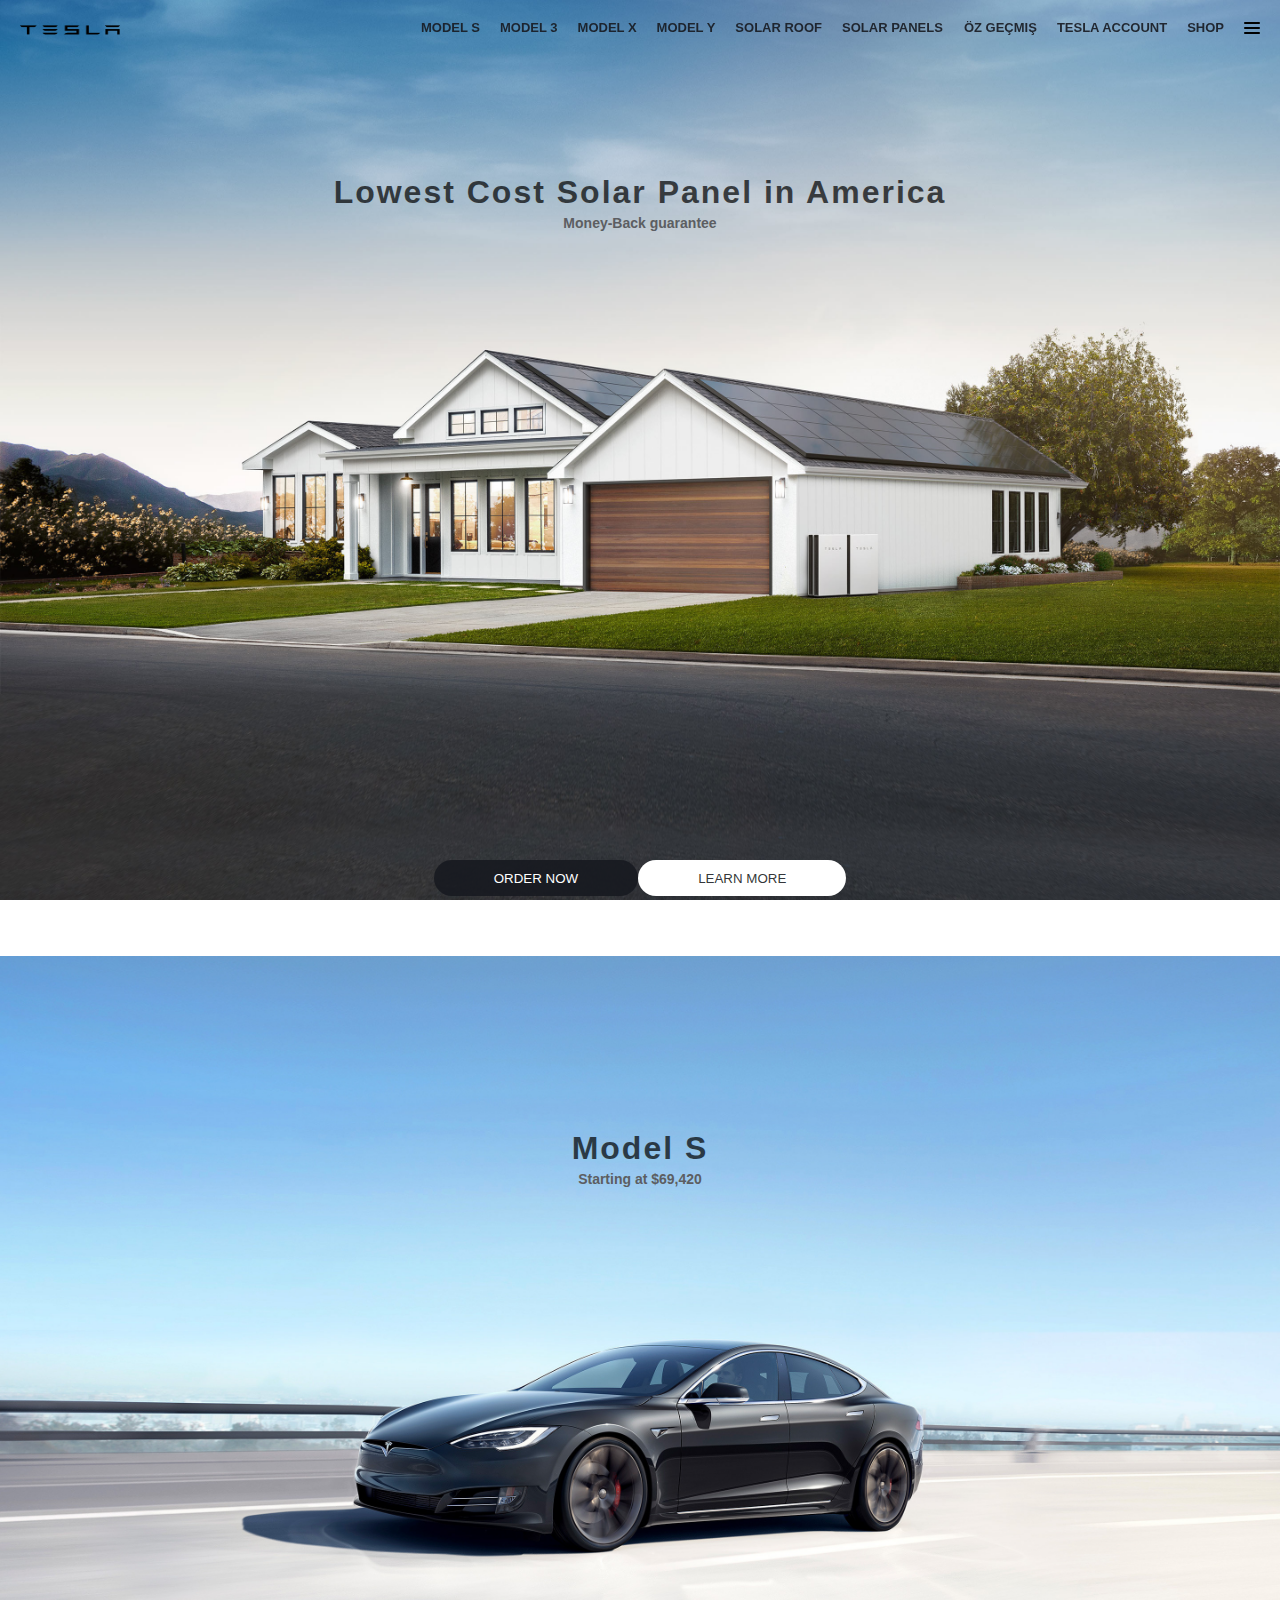
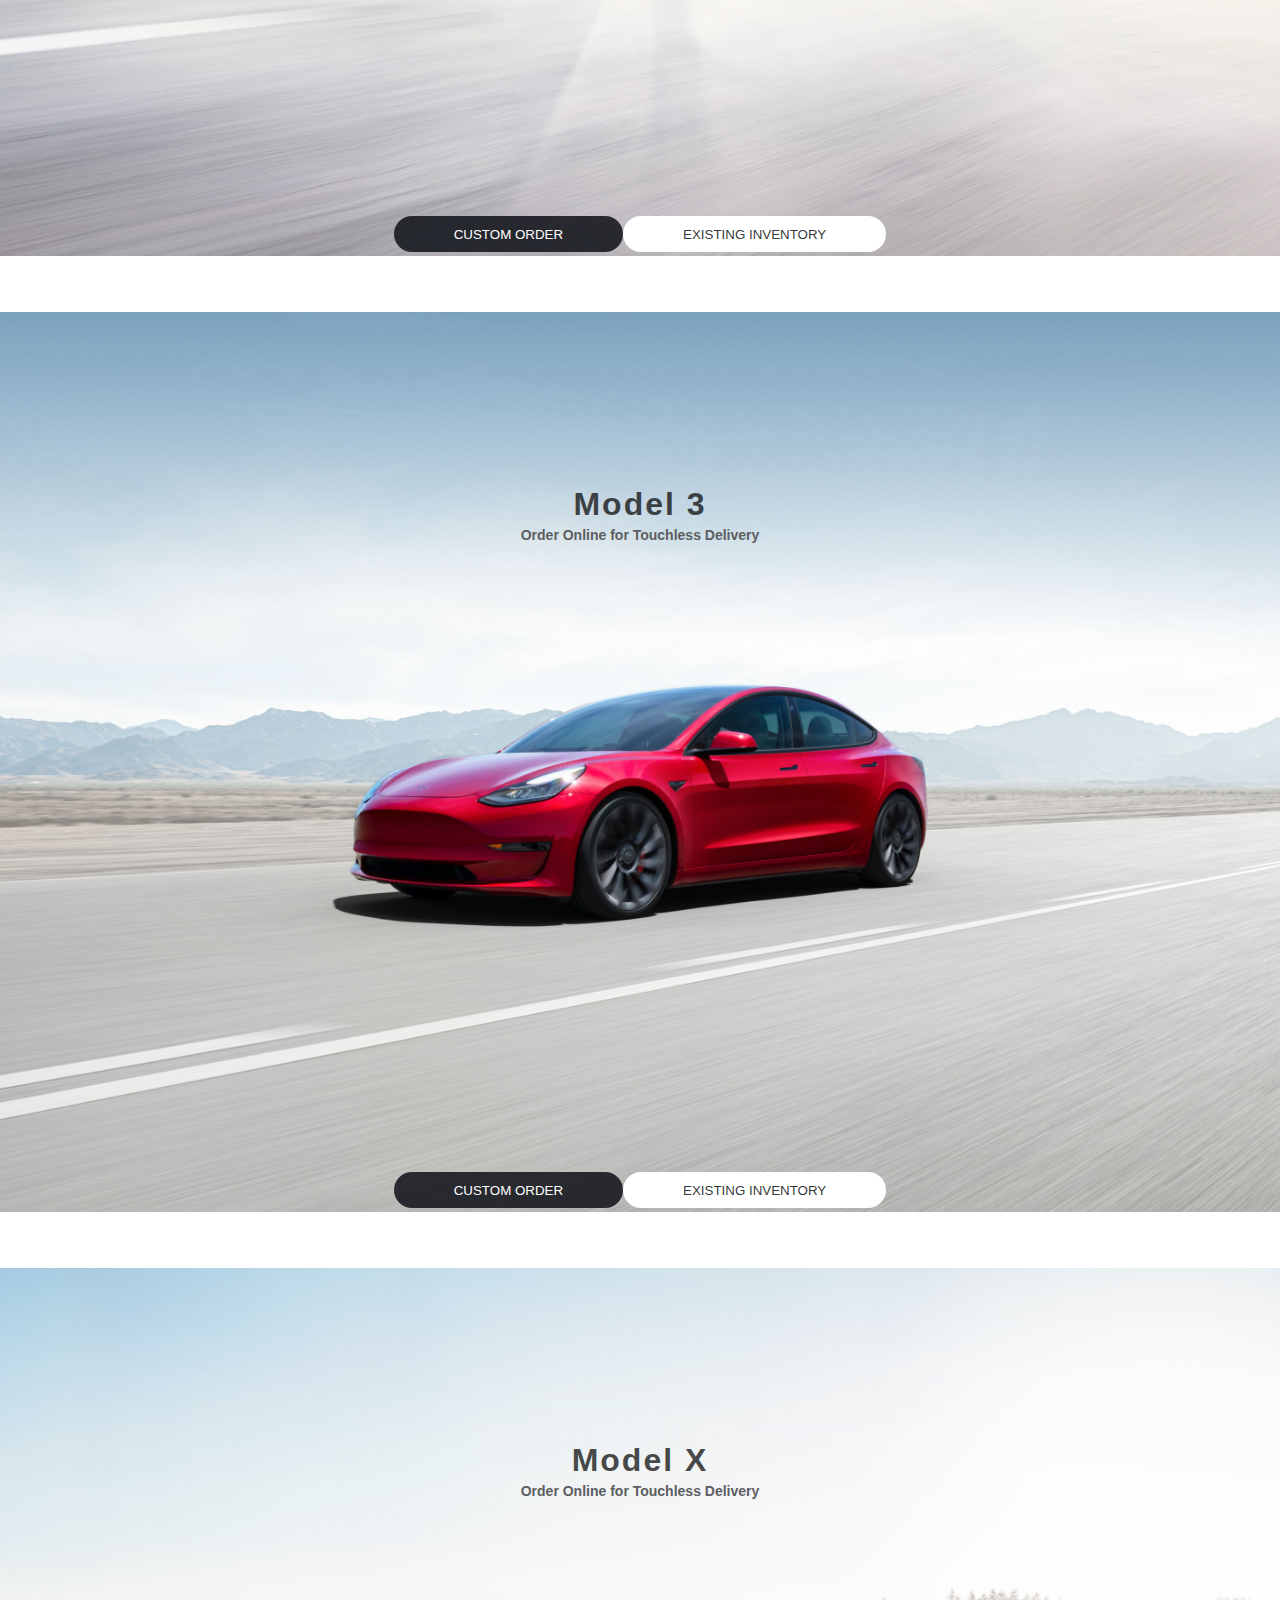
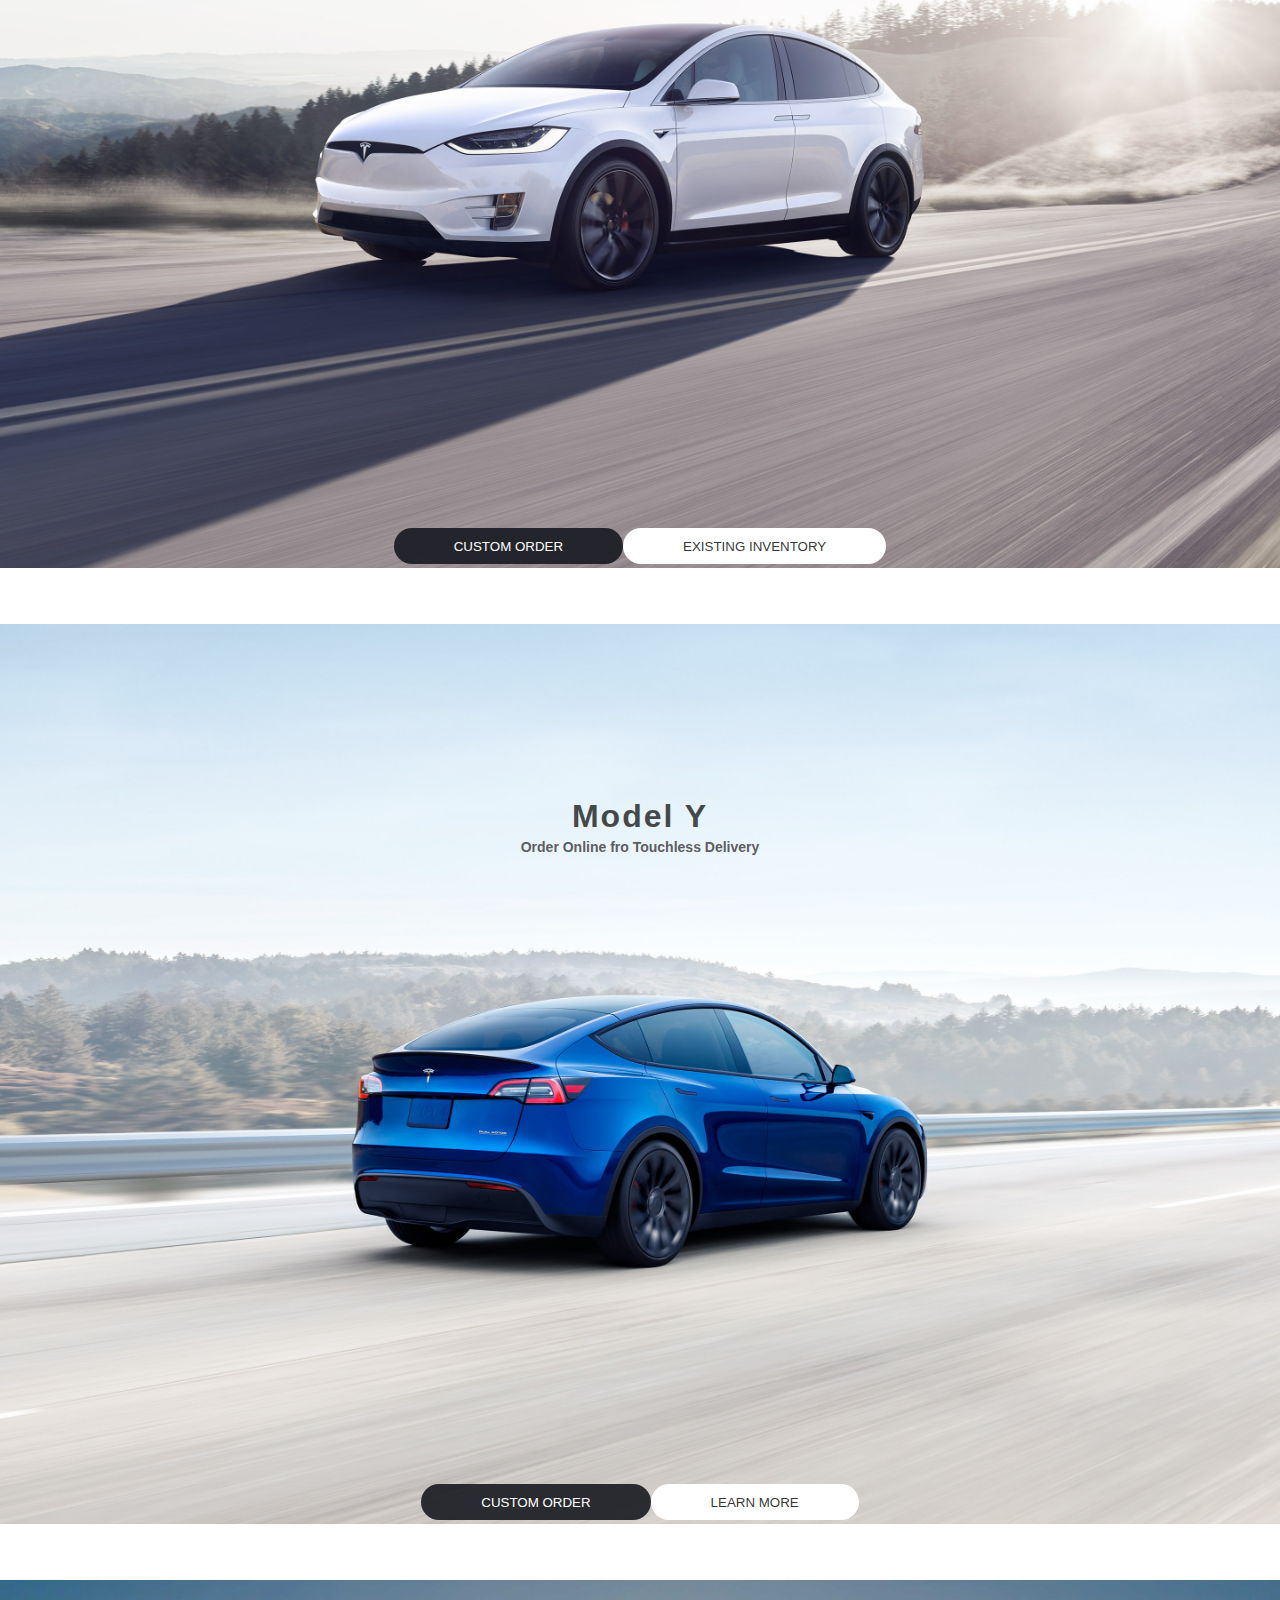
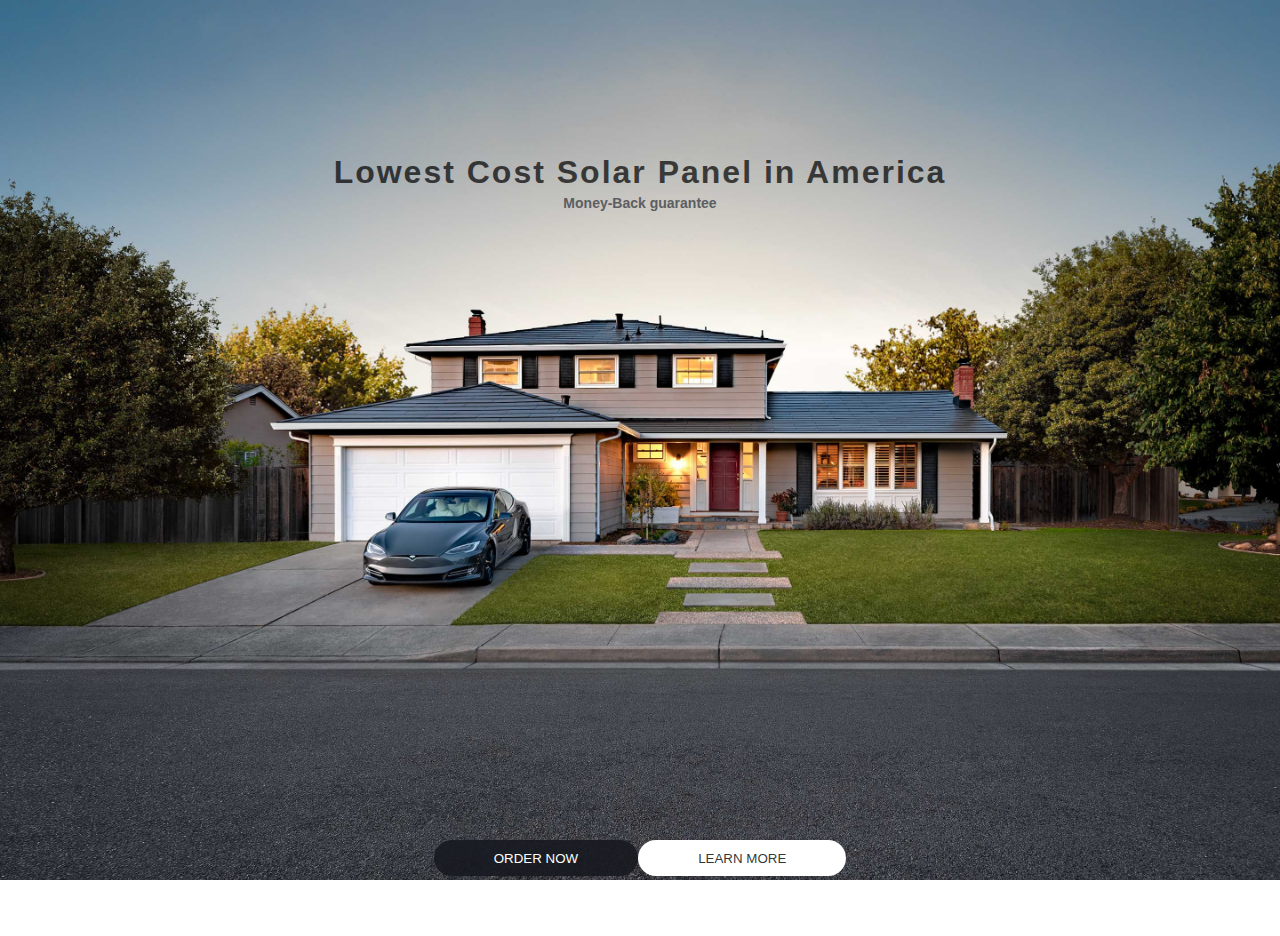
<file: index.html>
<!DOCTYPE html>
<html lang="en">
<head>
    <meta charset="UTF-8">
    <meta name="viewport" content="width=device-width, initial-scale=1.0">
    <link rel="stylesheet" href="./style.css">
    <title>Web | Ödev</title>
</head>
<body>
    <nav>
        <img src="./img/Tesla.png" id="logo">
        <ul id="nav-menu">
            <a href="#"><li>Model S</li></a>
            <a href="#"><li>Model 3</li></a>
            <a href="#"><li>Model X</li></a>
            <a href="#"><li>Model Y</li></a>
            <a href="#"><li>Solar Roof</li></a>
            <a href="#"><li>Solar Panels</li></a>
        </ul>
        <div class="right-menu">
            <ul>
                <li><button id="burger-menu"></button></li>
                <a href="#"><li>Shop</li></a>
                <a href="#"><li>Tesla Account</li></a>
                <a href="cv.html"><li>Öz geçmiş</li></a>
            </ul>
        </div>
    </nav>
    <div id="Menu" class="menu">
        <button id="close"></button>
        <ul>
            <a href="#"><li>Existing Inventory</li></a>
            <a href="#"><li>Used Inventory</li></a>
            <a href="#"><li>Trade in</li></a>
            <a href="#"><li>Cybertruck</li></a>
            <a href="#"><li>Roadster</li></a>
            <a href="#"><li>SEMI</li></a>
            <a href="#"><li>Charging</li></a>
            <a href="#"><li>Powerwall</li></a>
            <a href="#"><li>Commertial solar</li></a>
            <a href="#"><li>Yest Drive</li></a>
            <a href="#"><li>Find Us</li></a>
            <a href="#"><li>Supprt</li></a>
            <a href="#"><li>United States</li></a>
        </ul>
    </div>
    <div id="s1" class="section">
        <div id="first"class="content">
            <div class="headings">
                <h1>Lowest Cost Solar Panel in America</h1>
                <h4>Money-Back guarantee</h4>
            </div>
            <div class="buttons">
                <button class="btn-primary">Order now</button>
                <button class="btn-sec">learn more</button>
            </div>
        </div>
    <div>
    <div id="s2" class="section">
        <div class="content">
            <div class="headings">
                <h1>Model S</h1>
                <h4>Starting at $69,420</h4>
            </div>
            <div class="buttons">
                <button class="btn-primary">custom order</button>
                <button class="btn-sec">existing Inventory</button>
            </div>
        </div>
    <div>
    <div id="s3" class="section">
        <div class="content">
            <div class="headings">
                <h1>Model 3</h1>
                <h4>Order Online for Touchless Delivery</h4>
            </div>
            <div class="buttons">
                <button class="btn-primary">custom order</button>
                <button class="btn-sec">existing Inventory</button>
            </div>
        </div>
    <div>
    <div id="s4" class="section">
        <div class="content">
            <div class="headings">
                <h1>Model X</h1>
                <h4>Order Online for Touchless Delivery</h4>
            </div>
            <div class="buttons">
                <button class="btn-primary">custom order</button>
                <button class="btn-sec">existing Inventory</button>
            </div>
        </div>
    <div>
    <div id="s5" class="section">
        <div class="content">
            <div class="headings">
                <h1>Model Y</h1>
                <h4>Order Online fro Touchless Delivery</h4>
            </div>
            <div class="buttons">
                <button class="btn-primary">custom order</button>
                <button class="btn-sec">learn more</button>
            </div>
        </div>
    <div>
    <div id="s6" class="section">
        <div class="content">
            <div class="headings">
                <h1>Lowest Cost Solar Panel in America</h1>
                <h4>Money-Back guarantee</h4>
            </div>
            <div class="buttons">
                <button class="btn-primary">Order now</button>
                <button class="btn-sec">learn more</button>
            </div>
        </div>
    <div>       
    <script>
        const menu = document.getElementById("Menu");
        const mob = document.getElementById("burger-menu");
        mob.addEventListener('click', ()=> menu.style.right = "0");
        const mb = document.getElementById("close");
        mb.addEventListener('click', ()=> menu.style.right="-300px");
    </script>
</body>
</html>
</file>
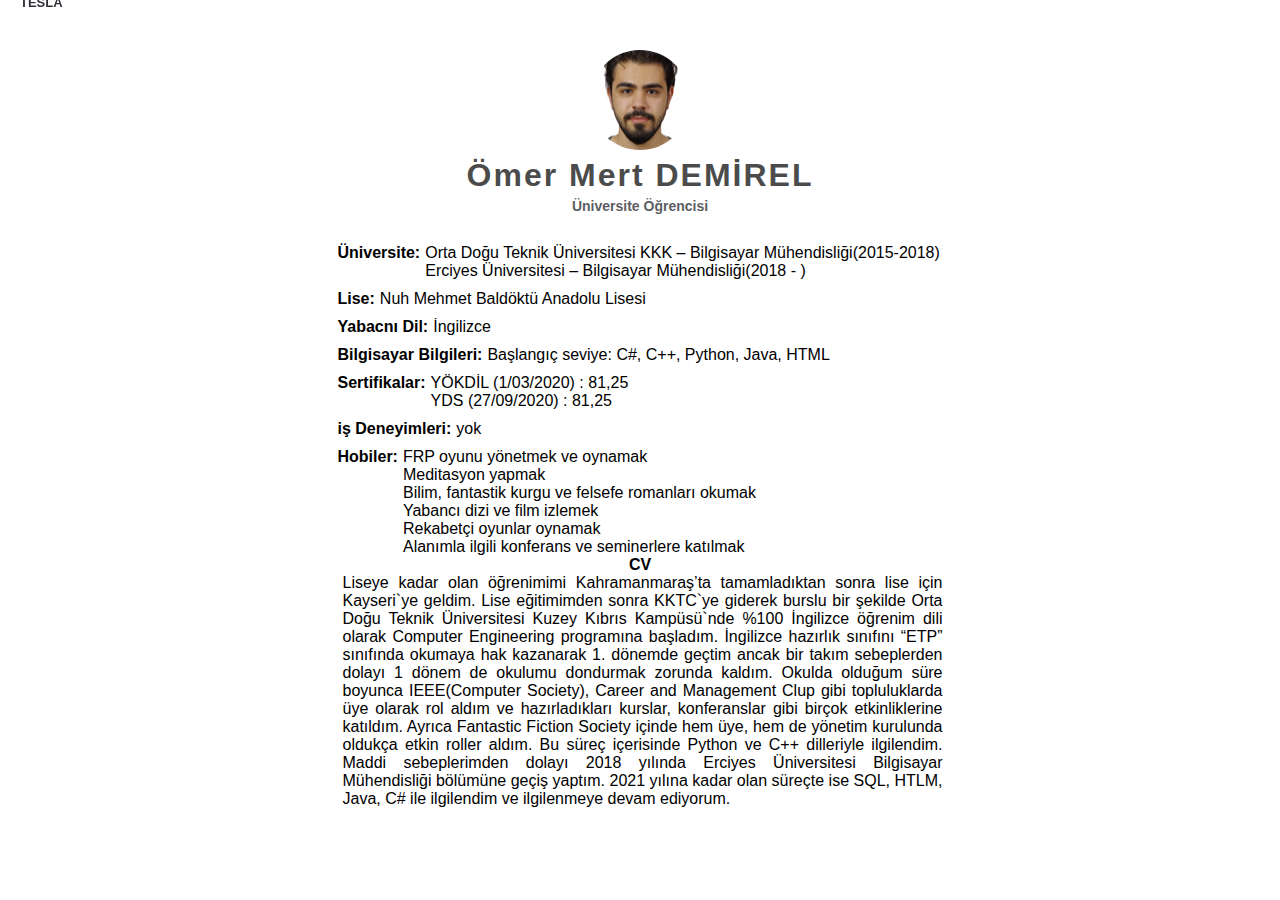
<file: cv.html>
<!DOCTYPE html>
<html lang="en">
<head>
    <meta charset="UTF-8">
    <meta name="viewport" content="width=device-width, initial-scale=1.0">
    <link rel="stylesheet" href="./style.css">
    <title>Web | Ödev</title>
</head>
<body>
    <nav>
        <a href="#" id="logo">TESLA</a>
    </nav>
    <div class="section">
        
        <div id="first"class="cv-content">
            <div class="image"></div>
            <div class="headings">
                <h1>Ömer Mert DEMİREL</h1>
                <h4>Üniversite Öğrencisi</h4>
            </div>
            <div class="cv">
                <div class="cv-element">
                    <h3>Üniversite:</h3>
                    <p>
                        Orta Doğu Teknik Üniversitesi KKK – Bilgisayar Mühendisliği(2015-2018) <br>
                        Erciyes Üniversitesi – Bilgisayar Mühendisliği(2018 - )
                    </p>
                </div>
                <div class="cv-element">
                    <h3>Lise:</h3>
                    <p>
                        Nuh Mehmet Baldöktü Anadolu Lisesi
                    </p>
                </div>
               <div class="cv-element"> <h3>Yabacnı Dil:</h3><p>İngilizce</p></div>
               <div class="cv-element">
                <h3>Bilgisayar Bilgileri:</h3>
                <p>
                    Başlangıç seviye: C#, C++, Python, Java, HTML
                </p>
               </div>
               <div class="cv-element">
                <h3>Sertifikalar:</h3>
                <p>
                    YÖKDİL (1/03/2020) : 81,25 <br>
	                YDS (27/09/2020) : 81,25
                </p>
               </div>
               <div class="cv-element">
                <h3>iş Deneyimleri:</h3>
                <p>
                    yok
                </p>
               </div>
                <div class="cv-element">
                    <h3>Hobiler:</h3>
                <p>
                    FRP oyunu yönetmek ve oynamak <br>
                    Meditasyon yapmak <br>
                    Bilim, fantastik kurgu ve felsefe romanları okumak <br>
                    Yabancı dizi ve film izlemek <br>
                    Rekabetçi oyunlar oynamak <br>
                    Alanımla ilgili konferans ve seminerlere katılmak <br>
                </p>
                </div>
                <h3>CV</h3>
                <p id="cv-text">
                    Liseye kadar olan öğrenimimi Kahramanmaraş’ta tamamladıktan sonra lise için Kayseri`ye geldim. Lise eğitimimden sonra KKTC`ye giderek burslu bir şekilde Orta Doğu Teknik Üniversitesi Kuzey Kıbrıs Kampüsü`nde %100 İngilizce öğrenim dili olarak Computer Engineering programına başladım. İngilizce hazırlık sınıfını “ETP” sınıfında okumaya hak kazanarak 1. dönemde geçtim ancak bir takım sebeplerden dolayı 1 dönem de okulumu dondurmak zorunda kaldım. Okulda olduğum süre boyunca IEEE(Computer Society), Career and Management Clup gibi topluluklarda üye olarak rol aldım ve hazırladıkları kurslar, konferanslar gibi birçok etkinliklerine katıldım. Ayrıca Fantastic Fiction Society içinde hem üye, hem de yönetim kurulunda oldukça etkin roller aldım. Bu süreç içerisinde Python ve C++ dilleriyle ilgilendim. Maddi sebeplerimden dolayı 2018 yılında Erciyes Üniversitesi Bilgisayar Mühendisliği bölümüne geçiş yaptım. 2021 yılına kadar olan süreçte ise SQL, HTLM, Java, C# ile ilgilendim ve ilgilenmeye devam ediyorum.
                </p>
            </div>
        </div>
    <div>
</body>
</html>
</file>
<file: style.css>
*{
    margin: 0;
    padding: 0;
}
body{
    font-family:"Gotham Book", "Segoe UI", "Helvetica Neue", Arial, sans-serif ;
    font-weight:750;
    font-size: 14px;
}
nav{
    position:fixed;
    z-index: 10;
    width: 100%;
    display: flex;
    justify-content: space-between;
    font-size: small;
}
nav > #logo{
    margin-left: 20px;
    display: block;
    float: left;
    text-decoration: none;
    text-transform: uppercase;
    margin-top: -5px;
    color: rgba(23,26,32,.9);
    width: 100px;
    height: 70px;
}
nav > ul{
    margin-left: 300px;
    margin-top: 20px;
}
nav ul li{
    display: block;
    float: left;
    padding-right: 20px;
}
nav ul a{
    text-decoration: none;
    text-transform: uppercase;
    color: rgba(23,26,32,.9);
}
.right-menu ul li {
    display: flex;
    float: right;
    margin-top: 20px;
    color: rgba(23,26,32,.9);
}
.section{
    clear: both;
    margin: 0 auto;
    text-align: center;
    width: 100vw;
    height: 100vh;
    display: grid;
    justify-items: center;
}

.content{
    margin-top: 170px;
    width: 1000px;
    max-height: 100%;
}
.content .headings{
    width: 100%;
    height: 690px;
}

.content .buttons{
    margin-bottom: 60px;
    display: flex;
    justify-content: center;
    width: 100%;
}
.content h1{
    padding: 4px 0;
    color: black;
    opacity: .7;
    letter-spacing: 2px;
    font-size: 32px;
}
.content h4{
    font-weight: lighter;
    color:#5c5e62;
}
.btn-primary{
    color: white;
    text-transform: uppercase;
    border-radius: 20px;
    background-color: rgba(23,26,32,.9);
    display: block;
    width: auto;
    height: 36px;
    border: none;
    padding: 0 60px;
}
.btn-sec{
    color: rgba(23,26,32,.9);
    text-transform: uppercase;
    border-radius: 20px;
    background-color: white;
    display: block;
    width: auto;
    height: 36px;
    border: none;
    padding: 0 60px;
}

#s1{
    background-image: url(./img/s1.jpg);
    background-size: cover;
    background-position: center ;
}
#s2{
    background-image: url(./img/s2.jpg);
    background-size: cover;
    background-position: center ;
}
#s3{
    background-image: url(./img/s3.jpg);
    background-size: cover;
    background-position: center ;
}
#s4{
    background-image: url(./img/s4.jpg);
    background-size: cover;
    background-position: center ;
}
#s5{
    background-image: url(./img/s5.jpg);
    background-size: cover;
    background-position: center ;
}
#s6{
    background-image: url(./img/s6.jpg);
    background-size: cover;
    background-position: center ;
}
.cv-content{
    margin-top: 50px;
    width: 1000px;
    max-height: 100%;
}
.section .image{
    display: inline-block;
    margin-bottom: 0;
    background-image: url(./img/Vesikalık.png);
    width: 100px;
    height: 100px;
    background-position: center;
    border-radius: 50%;
}
.cv-content .headings{
    width: 100%;
}
.cv-content h1{
    padding: 4px 0;
    color: black;
    opacity: .7;
    letter-spacing: 2px;
    font-size: 32px;
}
.cv-content h4{
    font-weight: lighter;
    color:#5c5e62;
}
.cv{
    margin-top: 20px;
    display: grid;
    justify-content: center;
}
.cv h3{
    font-size: 16px;
    font-weight: bold;
}
.cv p {
    font-size: 16px;
    font-weight: normal;
    margin-left: 5px;
    text-align: justify;
}
.cv-element{
    display: flex;
    margin-top: 10px;
}
#cv-text{
    width: 600px;
    justify-self: center;
}
#burger-menu{
    width: 16px;
    height: 16px;
    border: none;
    background-color: transparent;
    background-image: url("./img/burger-menu.png");
    background-size: cover;
    background-repeat: no-repeat;
}
.menu{
    position: fixed;
    top: 0;
    right: -300px;
    background-color: white;
    height: 100%;
    width: 250px;
    z-index: 20;
    padding-top: 20px;
}
.menu #close{
    width: 16px;
    height: 16px;
    background-image: url("./img/x-icon.png");
    background-position: center;
    background-repeat: no-repeat;
    background-size: cover;
    border: none;
    margin-left: 220px;
}
.menu ul{
    width: 100%;
    height: 100%;
}
.menu ul li{
    list-style: none;
    width: 100%;
    height: 60px;
    border-bottom: 1px solid rgba(0, 0, 0, .3);
    display: flex;
    align-items: center;
    padding-left: 20px;
}
.menu ul a{
    text-decoration: none;
    text-transform: uppercase;
    color: rgba(23,26,32,.9);

}
</file>
